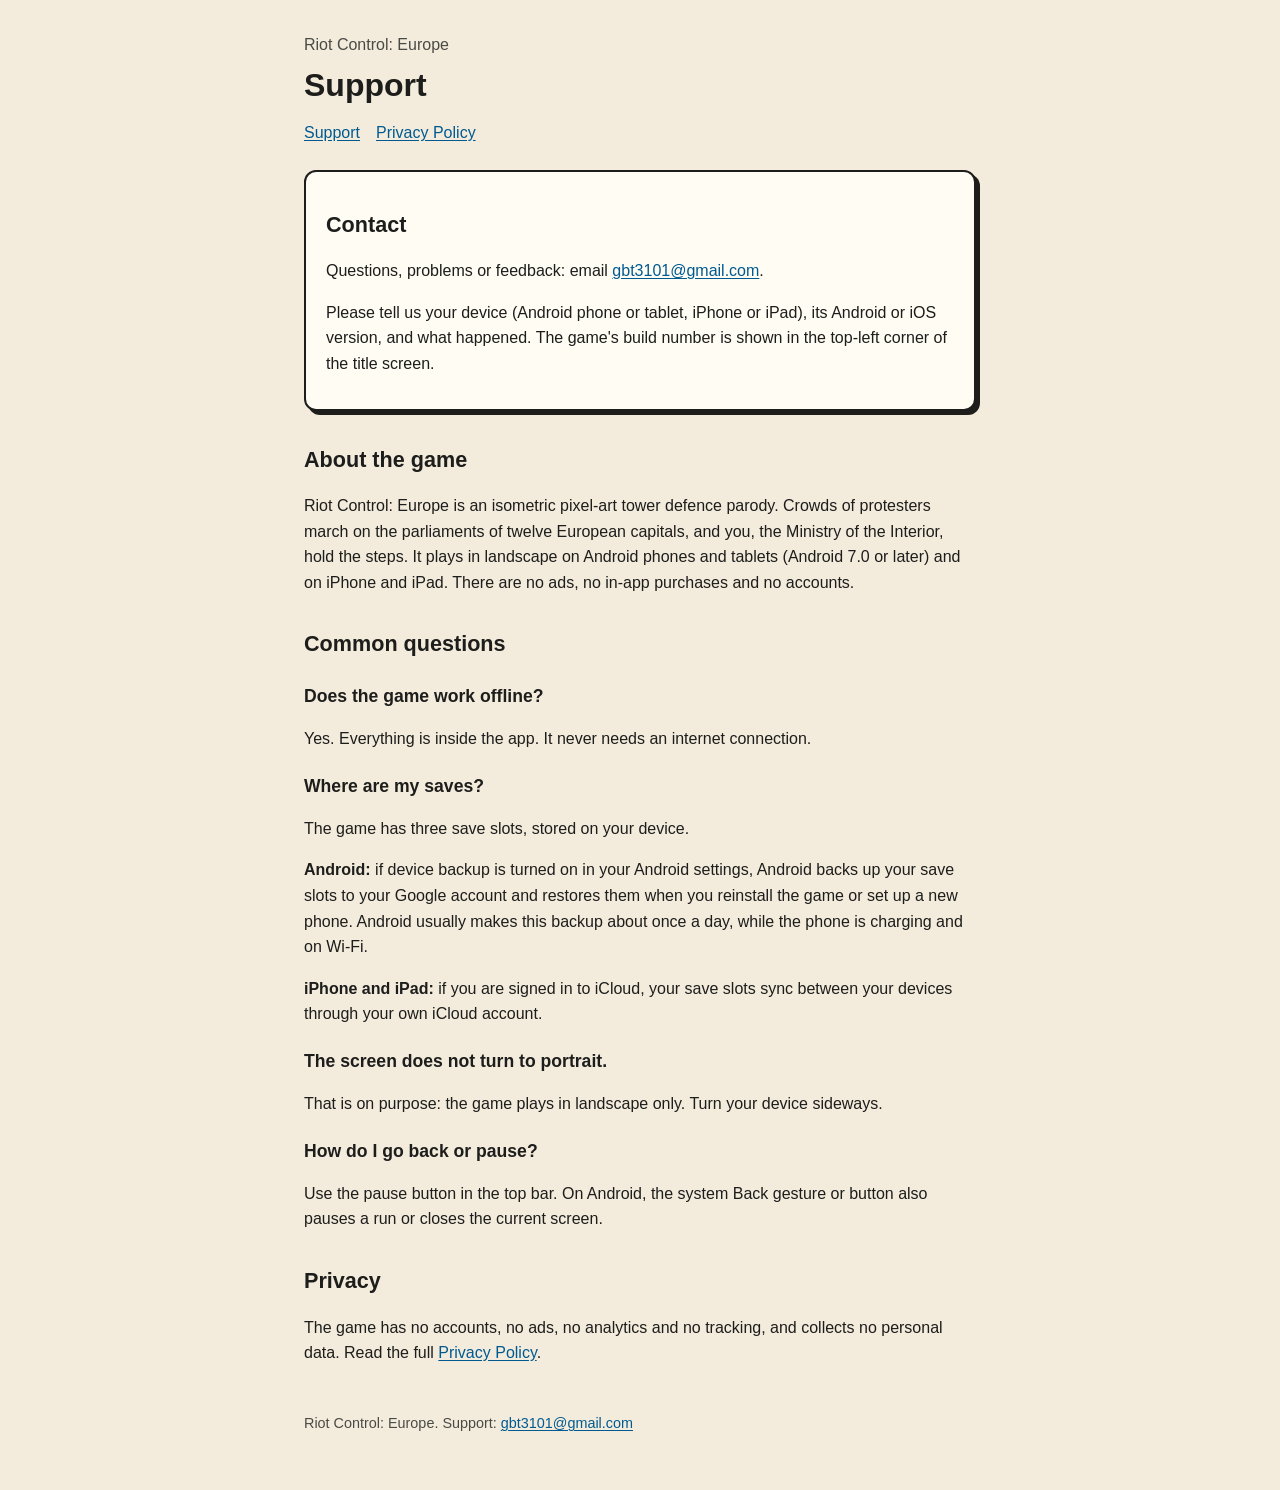
<file: index.html>
<!doctype html>
<html lang="en">
<head>
  <meta charset="utf-8">
  <meta name="viewport" content="width=device-width, initial-scale=1">
  <title>Riot Control Support</title>
  <meta name="description" content="Support for Riot Control: Europe, a pixel-art tower defence parody for Android phones and tablets, iPhone and iPad.">
  <link rel="stylesheet" href="style.css">
</head>
<body>
  <a class="skip" href="#main">Skip to content</a>
  <header>
    <p>Riot Control: Europe</p>
    <h1>Support</h1>
    <nav aria-label="Site">
      <ul>
        <li><a href="./" aria-current="page">Support</a></li>
        <li><a href="privacy.html">Privacy Policy</a></li>
      </ul>
    </nav>
  </header>

  <main id="main">
    <section class="card" aria-labelledby="contact">
      <h2 id="contact">Contact</h2>
      <p>Questions, problems or feedback: email <a href="mailto:gbt3101@gmail.com">gbt3101@gmail.com</a>.</p>
      <p>Please tell us your device (Android phone or tablet, iPhone or iPad), its Android or iOS version, and what happened. The game's build number is shown in the top-left corner of the title screen.</p>
    </section>

    <section aria-labelledby="about">
      <h2 id="about">About the game</h2>
      <p>Riot Control: Europe is an isometric pixel-art tower defence parody. Crowds of protesters march on the parliaments of twelve European capitals, and you, the Ministry of the Interior, hold the steps. It plays in landscape on Android phones and tablets (Android 7.0 or later) and on iPhone and iPad. There are no ads, no in-app purchases and no accounts.</p>
    </section>

    <section aria-labelledby="faq">
      <h2 id="faq">Common questions</h2>

      <h3>Does the game work offline?</h3>
      <p>Yes. Everything is inside the app. It never needs an internet connection.</p>

      <h3>Where are my saves?</h3>
      <p>The game has three save slots, stored on your device.</p>
      <p><strong>Android:</strong> if device backup is turned on in your Android settings, Android backs up your save slots to your Google account and restores them when you reinstall the game or set up a new phone. Android usually makes this backup about once a day, while the phone is charging and on Wi-Fi.</p>
      <p><strong>iPhone and iPad:</strong> if you are signed in to iCloud, your save slots sync between your devices through your own iCloud account.</p>

      <h3>The screen does not turn to portrait.</h3>
      <p>That is on purpose: the game plays in landscape only. Turn your device sideways.</p>

      <h3>How do I go back or pause?</h3>
      <p>Use the pause button in the top bar. On Android, the system Back gesture or button also pauses a run or closes the current screen.</p>
    </section>

    <section aria-labelledby="privacy">
      <h2 id="privacy">Privacy</h2>
      <p>The game has no accounts, no ads, no analytics and no tracking, and collects no personal data. Read the full <a href="privacy.html">Privacy Policy</a>.</p>
    </section>
  </main>

  <footer>
    <p>Riot Control: Europe. Support: <a href="mailto:gbt3101@gmail.com">gbt3101@gmail.com</a></p>
  </footer>
</body>
</html>
</file>
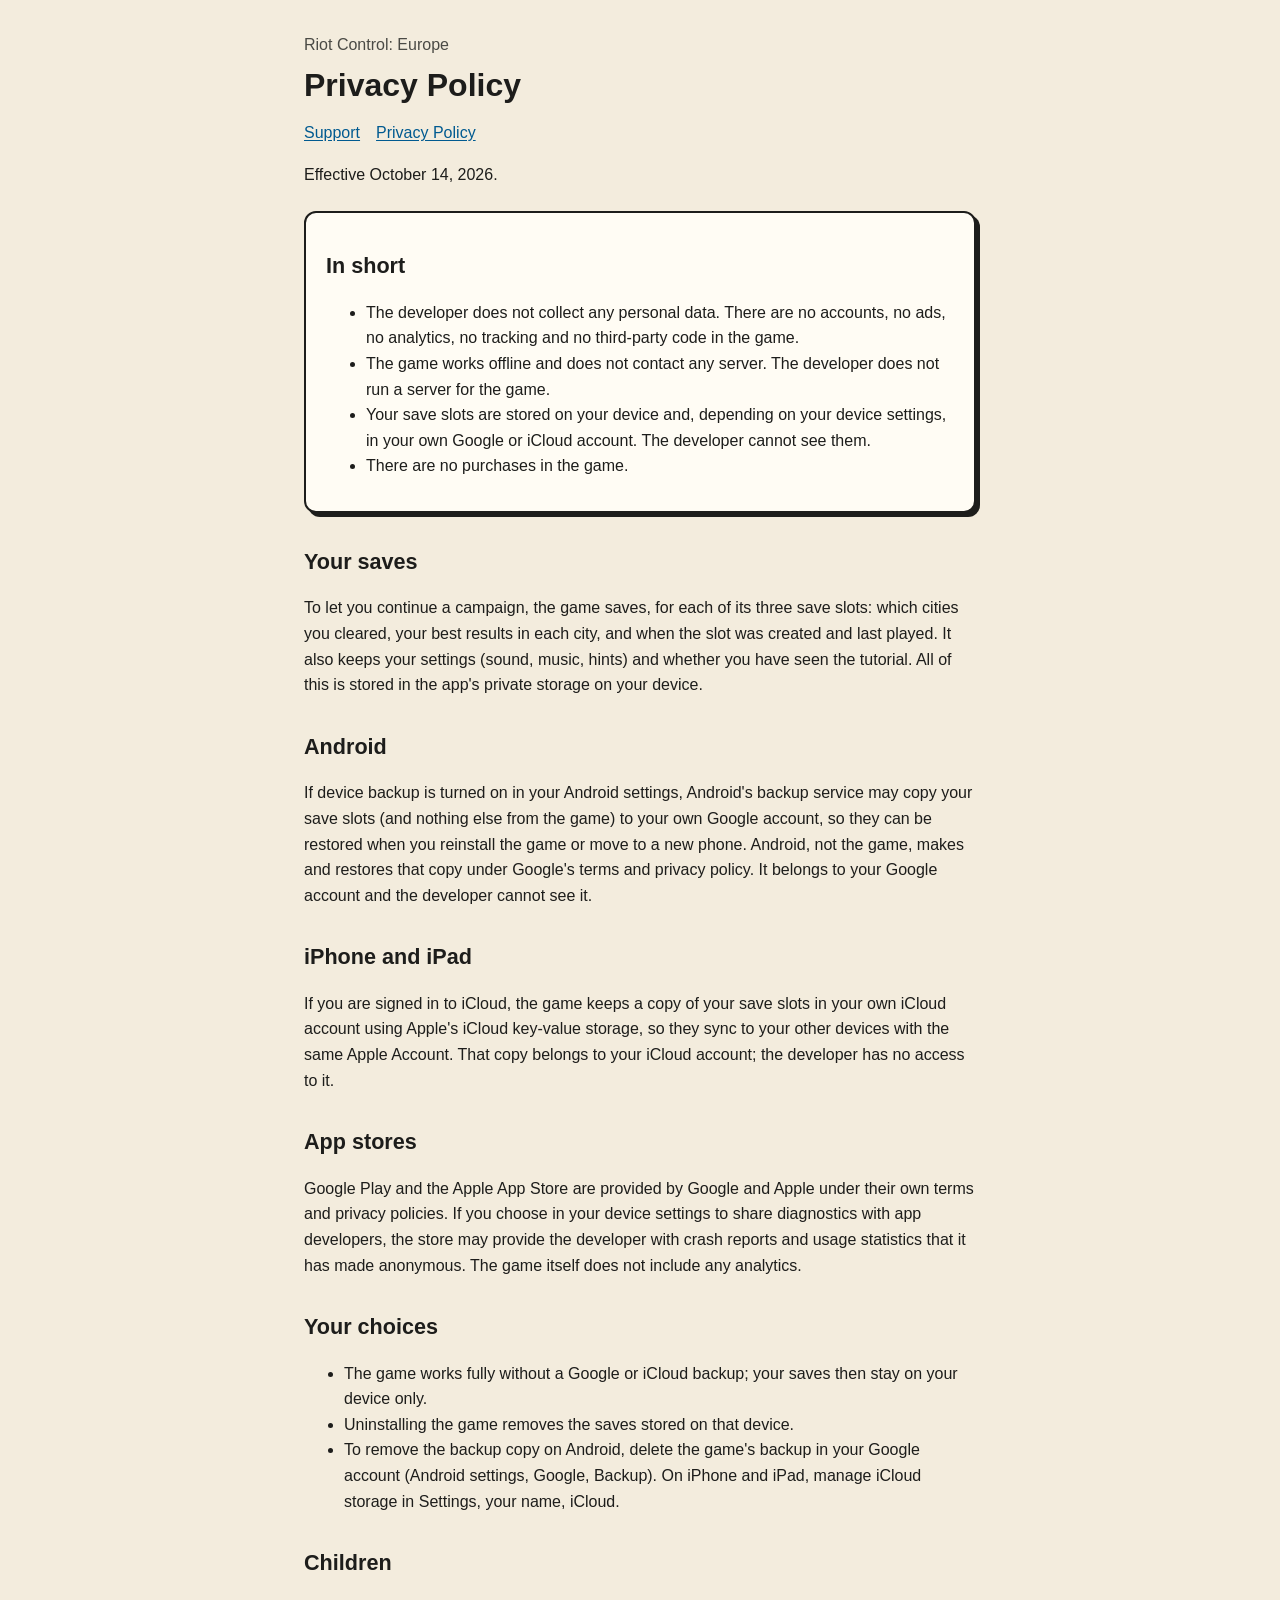
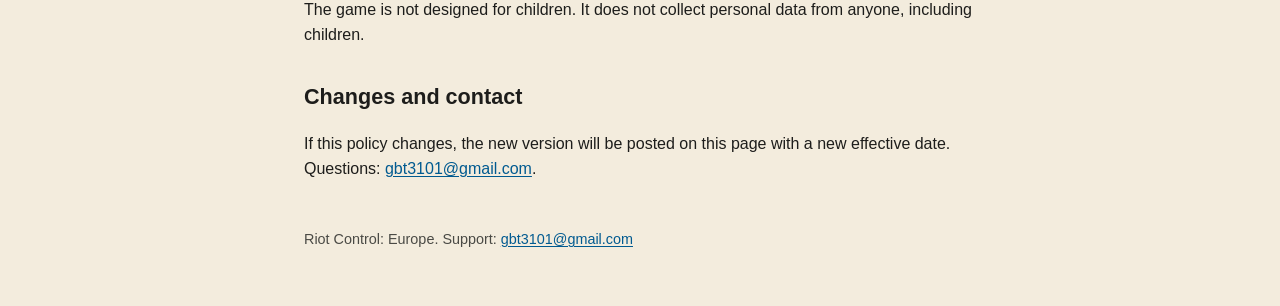
<file: privacy.html>
<!doctype html>
<html lang="en">
<head>
  <meta charset="utf-8">
  <meta name="viewport" content="width=device-width, initial-scale=1">
  <title>Riot Control Privacy</title>
  <meta name="description" content="Privacy Policy for Riot Control: Europe. No accounts, no ads, no analytics, no tracking and no data collected.">
  <link rel="stylesheet" href="style.css">
</head>
<body>
  <a class="skip" href="#main">Skip to content</a>
  <header>
    <p>Riot Control: Europe</p>
    <h1>Privacy Policy</h1>
    <nav aria-label="Site">
      <ul>
        <li><a href="./">Support</a></li>
        <li><a href="privacy.html" aria-current="page">Privacy Policy</a></li>
      </ul>
    </nav>
  </header>

  <main id="main">
    <p>Effective October 14, 2026.</p>

    <section class="card" aria-labelledby="summary">
      <h2 id="summary">In short</h2>
      <ul>
        <li>The developer does not collect any personal data. There are no accounts, no ads, no analytics, no tracking and no third-party code in the game.</li>
        <li>The game works offline and does not contact any server. The developer does not run a server for the game.</li>
        <li>Your save slots are stored on your device and, depending on your device settings, in your own Google or iCloud account. The developer cannot see them.</li>
        <li>There are no purchases in the game.</li>
      </ul>
    </section>

    <section aria-labelledby="saves">
      <h2 id="saves">Your saves</h2>
      <p>To let you continue a campaign, the game saves, for each of its three save slots: which cities you cleared, your best results in each city, and when the slot was created and last played. It also keeps your settings (sound, music, hints) and whether you have seen the tutorial. All of this is stored in the app's private storage on your device.</p>
    </section>

    <section aria-labelledby="android">
      <h2 id="android">Android</h2>
      <p>If device backup is turned on in your Android settings, Android's backup service may copy your save slots (and nothing else from the game) to your own Google account, so they can be restored when you reinstall the game or move to a new phone. Android, not the game, makes and restores that copy under Google's terms and privacy policy. It belongs to your Google account and the developer cannot see it.</p>
    </section>

    <section aria-labelledby="ios">
      <h2 id="ios">iPhone and iPad</h2>
      <p>If you are signed in to iCloud, the game keeps a copy of your save slots in your own iCloud account using Apple's iCloud key-value storage, so they sync to your other devices with the same Apple Account. That copy belongs to your iCloud account; the developer has no access to it.</p>
    </section>

    <section aria-labelledby="stores">
      <h2 id="stores">App stores</h2>
      <p>Google Play and the Apple App Store are provided by Google and Apple under their own terms and privacy policies. If you choose in your device settings to share diagnostics with app developers, the store may provide the developer with crash reports and usage statistics that it has made anonymous. The game itself does not include any analytics.</p>
    </section>

    <section aria-labelledby="choices">
      <h2 id="choices">Your choices</h2>
      <ul>
        <li>The game works fully without a Google or iCloud backup; your saves then stay on your device only.</li>
        <li>Uninstalling the game removes the saves stored on that device.</li>
        <li>To remove the backup copy on Android, delete the game's backup in your Google account (Android settings, Google, Backup). On iPhone and iPad, manage iCloud storage in Settings, your name, iCloud.</li>
      </ul>
    </section>

    <section aria-labelledby="children">
      <h2 id="children">Children</h2>
      <p>The game is not designed for children. It does not collect personal data from anyone, including children.</p>
    </section>

    <section aria-labelledby="changes">
      <h2 id="changes">Changes and contact</h2>
      <p>If this policy changes, the new version will be posted on this page with a new effective date. Questions: <a href="mailto:gbt3101@gmail.com">gbt3101@gmail.com</a>.</p>
    </section>
  </main>

  <footer>
    <p>Riot Control: Europe. Support: <a href="mailto:gbt3101@gmail.com">gbt3101@gmail.com</a></p>
  </footer>
</body>
</html>
</file>
<file: style.css>
:root {
  color-scheme: light;
  --paper: #F3ECDD;
  --card: #FFFCF4;
  --ink: #1D1D1B;
  --muted: #4A4A45;
  --blue: #005A90;
}
* { box-sizing: border-box; }
html { font-size: 100%; }
body {
  margin: 0;
  background: var(--paper);
  color: var(--ink);
  font-family: -apple-system, BlinkMacSystemFont, "Segoe UI", Roboto, Helvetica, Arial, sans-serif;
  line-height: 1.6;
}
.skip { position: absolute; left: -999px; top: 0; background: var(--card); padding: 8px 12px; }
.skip:focus { left: 16px; top: 16px; outline: 3px solid var(--blue); }
header, main, footer { max-width: 44rem; margin: 0 auto; padding: 0 16px; }
header { padding-top: 32px; }
header p { margin: 0; color: var(--muted); }
nav ul { list-style: none; padding: 0; margin: 16px 0 0; display: flex; gap: 16px; flex-wrap: wrap; }
h1 { font-size: 2rem; line-height: 1.2; margin: 8px 0 4px; }
h2 { font-size: 1.35rem; margin: 32px 0 8px; }
h3 { font-size: 1.1rem; margin: 20px 0 4px; }
section.card { background: var(--card); border: 2px solid var(--ink); border-radius: 12px; padding: 4px 20px 16px; margin: 24px 0; box-shadow: 4px 4px 0 var(--ink); }
a { color: var(--blue); text-underline-offset: 2px; }
a:focus-visible { outline: 3px solid var(--blue); outline-offset: 2px; }
table { border-collapse: collapse; width: 100%; margin: 8px 0; }
th, td { text-align: left; vertical-align: top; border-top: 1px solid #C9C0AE; padding: 8px 8px 8px 0; }
footer { color: var(--muted); font-size: 0.9rem; padding-top: 16px; padding-bottom: 40px; }
</file>
